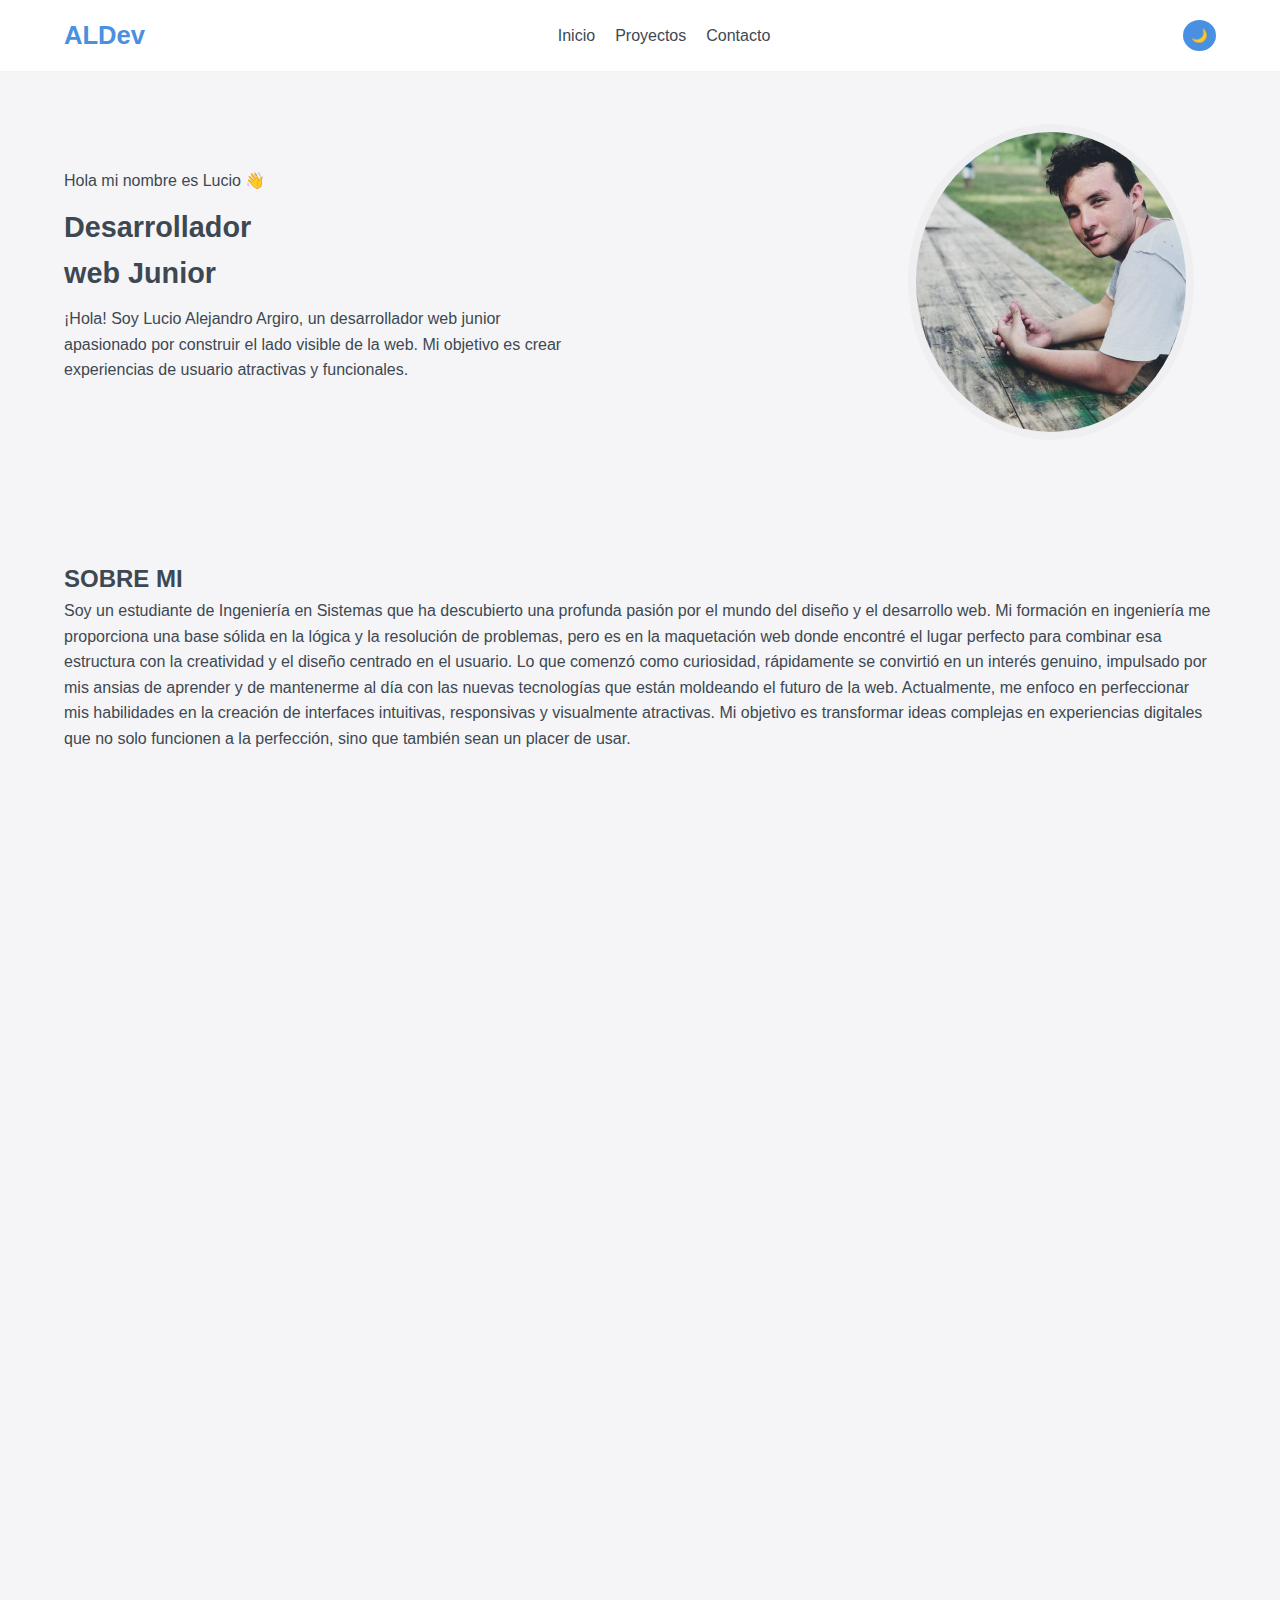
<file: index.html>
<!DOCTYPE html>
<html lang="es">
<head>
  <meta charset="UTF-8">
  <meta name="viewport" content="width=device-width, initial-scale=1.0">
  <title>ALDev.com</title>
  <link rel="stylesheet" href="https://cdn.jsdelivr.net/npm/bootstrap-icons@1.13.1/font/bootstrap-icons.min.css">
  <link rel="stylesheet" href="./css/estilo.css">
</head>
<body>
  <header>
    <div class="Encabezado">
      <h1>ALDev</h1>
    </div>
    <div class="nav-container">
      <nav>
        <a href="#">Inicio</a>
        <a href="./pages/proyectos.html">Proyectos</a>
        <a href="./pages/Contacto.html">Contacto</a>
      </nav>
    </div>
    <button id="theme-toggle">🌙</button>
  </header>
  <main>
    <section class="presentacion">
      <div class="presentacion-texto">
        <p class="pre-titulo">Hola mi nombre es Lucio 👋</p>
        <h1>Desarrollador<br>web Junior</h1>
        <p class="descripcion">
          ¡Hola! Soy Lucio Alejandro Argiro, un desarrollador web junior apasionado por construir el lado visible de la
          web. Mi objetivo es crear experiencias de usuario atractivas y funcionales.
        </p>
      </div>
      <div class="presentacion-imagen">
        <img src="./assets/img/imagenpersonal.jpg" alt="Imagen personal de Lucio Alejandro Argiro">
      </div>
    </section>
    <section class="presentacion">
      <h2>SOBRE MI</h2>
      <p class="descripcion">
        Soy un estudiante de Ingeniería en Sistemas que ha descubierto una profunda pasión por el mundo del diseño y el
        desarrollo web. Mi formación en ingeniería me proporciona una base sólida en la lógica y la resolución de
        problemas, pero es en la maquetación web donde encontré el lugar perfecto para combinar esa estructura con la
        creatividad y el diseño centrado en el usuario. Lo que comenzó como curiosidad, rápidamente se convirtió en un
        interés genuino, impulsado por mis ansias de aprender y de mantenerme al día con las nuevas tecnologías que
        están moldeando el futuro de la web. Actualmente, me enfoco en perfeccionar mis habilidades en la creación de
        interfaces intuitivas, responsivas y visualmente atractivas. Mi objetivo es transformar ideas complejas en
        experiencias digitales que no solo funcionen a la perfección, sino
        que también sean un placer de usar.
    </section>
    <section class="proyectos">
      <h2>Proyectos.</h2>
      <div class="proyectos-container">
        <div class="proyecto-item">
          <a href="https://lucioargiro.github.io/menu-digital/" target="_blank">
            <img src="./assets/img/La cava del chef/lucioargiro.github.io_menu-digital_.png"
              alt="Vista previa del Proyecto menu-digital">
          </a>
          <div class="proyecto-info">
            <h3>La cava del chef</h3>
            <p>Diseño y maquetación de un menú digital para un restaurante de alta cocina, enfocado en una presentación
              visual elegante y una navegación intuitiva, utilizando únicamente HTML y CSS para demostrar una sólida
              habilidad en la construcción de interfaces desde cero.</p>
          </div>
        </div>
        <div class="proyecto-item">
          <a href="https://lucioargiro.github.io/tp3-flexbox-clon/" target="_blank">
            <img src="./assets/img/EasyWeb/lucioargiro.github.io_tp3-flexbox-clon 1_.png" alt="Easyweb">
          </a>
          <div class="proyecto-info">
            <h3>EasyWeb</h3>
            <p>Ejercicio de maquetación avanzada para replicar el diseño de una agencia web, demostrando un uso
              intensivo de CSS Flexbox para crear layouts complejos y responsivos de manera precisa, con un fuerte
              enfoque en la fidelidad visual al diseño original.</p>
          </div>
        </div>
        <div class="proyecto-item">
          <a href="https://lucioargiro.github.io/POKEDEX/" target="_blank"><img src="./assets/img/POKEDEX/Poxedex.jpg"
              alt="POKEDEX"></a>
          <div class="proyecto-info">
            <h3>Pokedex</h3>
            <p>Aplicación web interactiva que consume la PokeAPI para mostrar y filtrar datos de Pokémon en tiempo real.
              Este proyecto demuestra el manejo de JavaScript asíncrono, la manipulación del DOM y la implementación de
              lógica de búsqueda del lado del cliente.</p>
          </div>
        </div>
      </div>
    </section>
    <section class="experiencia">
      <h2>Experiencia</h2>
      <div class="experiencia-container">
        <div class="experiencia-tabs">
          <ul>
            <li><button class="tab-btn active" data-target="navatuc">Navatuc</button></li>
            <li><button class="tab-btn" data-target="comercio">Comercio</button></li>
          </ul>
        </div>
        <div class="experiencia-contenido">
          <div class="content-panel active" id="navatuc">
            <h3>Jefe de Producciones en Navatuc</h3>
            <p class="fecha">27/03/2023 - 05/07/2024</p>
            <ul>
              <li>Encargado del diseño de productos y supervisión de procesos.</li>
              <li>Responsable de la contabilidad y gestión de materiales.</li>
              <li>Elaboración de documentos para la certificación de la norma ISO 9001.</li>
              <li>Elaboracion e interpretación de planos</li>
            </ul>
          </div>
          <div class="content-panel" id="comercio">
            <h3>Ayudante General en M&A</h3>
            <p class="fecha">12/02/2022 - 25/03/2023</p>
            <ul>
              <li>Asistencia en la gestión y organización del depósito.</li>
              <li>Atención directa y personalizada al cliente en el punto de venta.</li>
            </ul>
          </div>
        </div>
      </div>
    </section>
    <section class="habilidades">
      <h2>Habilidades</h2>
      <div class="habilidades-grupo">
        <h4>Técnicas</h4>
        <ul>
          <li>HTML5</li>
          <li>CSS3</li>
          <li>JavaScript</li>
          <li>Maquetación web</li>
          <li>Diseño responsivo</li>
          <li>Frameworks CSS (Bootstrap, Tailwind)</li>
          <li>Control de versiones con Git</li>
        </ul>
      </div>
      <div class="habilidades-grupo">
        <h4>Blandas (Soft Skills)</h4>
        <ul>
          <li>Trabajo en equipo</li>
          <li>Resolución de problemas</li>
          <li>Comunicación efectiva</li>
          <li>Pensamiento crítico</li>
          <li>Adaptabilidad</li>
          <li>Gestión del tiempo</li>
          <li>Atención al detalle</li>
        </ul>
      </div>
    </section>
    <section class="contacto">
      <h2>Contacto</h2>
      <p> Actualmente estoy abierto a nuevas oportunidades y colaboraciones. No dudes en enviarme un mensaje o tambien
        puedes descargar mi currículum para saber mas sobre mi</p>
      <form class="form-contacto">
        <input type="text" name="nombre" placeholder="Nombre y Apellido" required>
        <input type="email" name="email" placeholder="Correo electrónico" required>
        <textarea name="mensaje" placeholder="Escribe tu mensaje..." required></textarea>
        <button type="submit" class="btn-terciario">Enviar</button>
      </form>
      <div class="contacto-acciones">
        <a href="./assets/Argiro Lucio Alejandro.pdf" class="btn-descarga" download>Descargar Currículum</a>
      </div>
    </section>
  </main>
  <footer>
    <div class="footer-container">
      <div class="footer-section">
        <h4>Navegación</h4>
        <a href="#">Inicio</a>
        <a href="./pages/proyectos.html">Proyectos</a>
        <a href="./pages/Contacto.html">Contacto</a>
      </div>
      <div class="footer-section">
        <h4>Redes Sociales</h4>
        <ul>
          <li><a href="https://www.linkedin.com/in/lucio-alejandro-argiro-2aa049201/" target="_blank"><i
                class="bi bi-linkedin"></i>LinkedIn</a></li>
          <li><a href="https://github.com/LucioArgiro" target="_blank"><i class="bi bi-github"></i>GitHub</a></li>
          <li><a href="https://x.com/argirolucio1" target="_blank"><i class="bi bi-twitter-x"></i>Twitter/X</a></li>
          <li><a href="https://www.instagram.com/lucio_arg1/" target="_blank"><i
                class="bi bi-instagram"></i>Instagram</a></li>
          <li><a href="https://www.facebook.com/lucio.argiro?locale=es_LA" target="_blank"><i
                class="bi bi-facebook"></i>Facebook</a></li>
        </ul>
      </div>
    </div>
    <div class="footer-bottom">
      <p>&copy; 2025 Lucio Alejandro Argiro. Todos los derechos reservados.</p>
    </div>
  </footer>
  <button id="btnVolverArriba" title="Volver arriba"><i class="bi bi-arrow-up-circle"></i></button>
  <script src="./js/funcionalidad.js"></script>
</body>
</html>
</file>
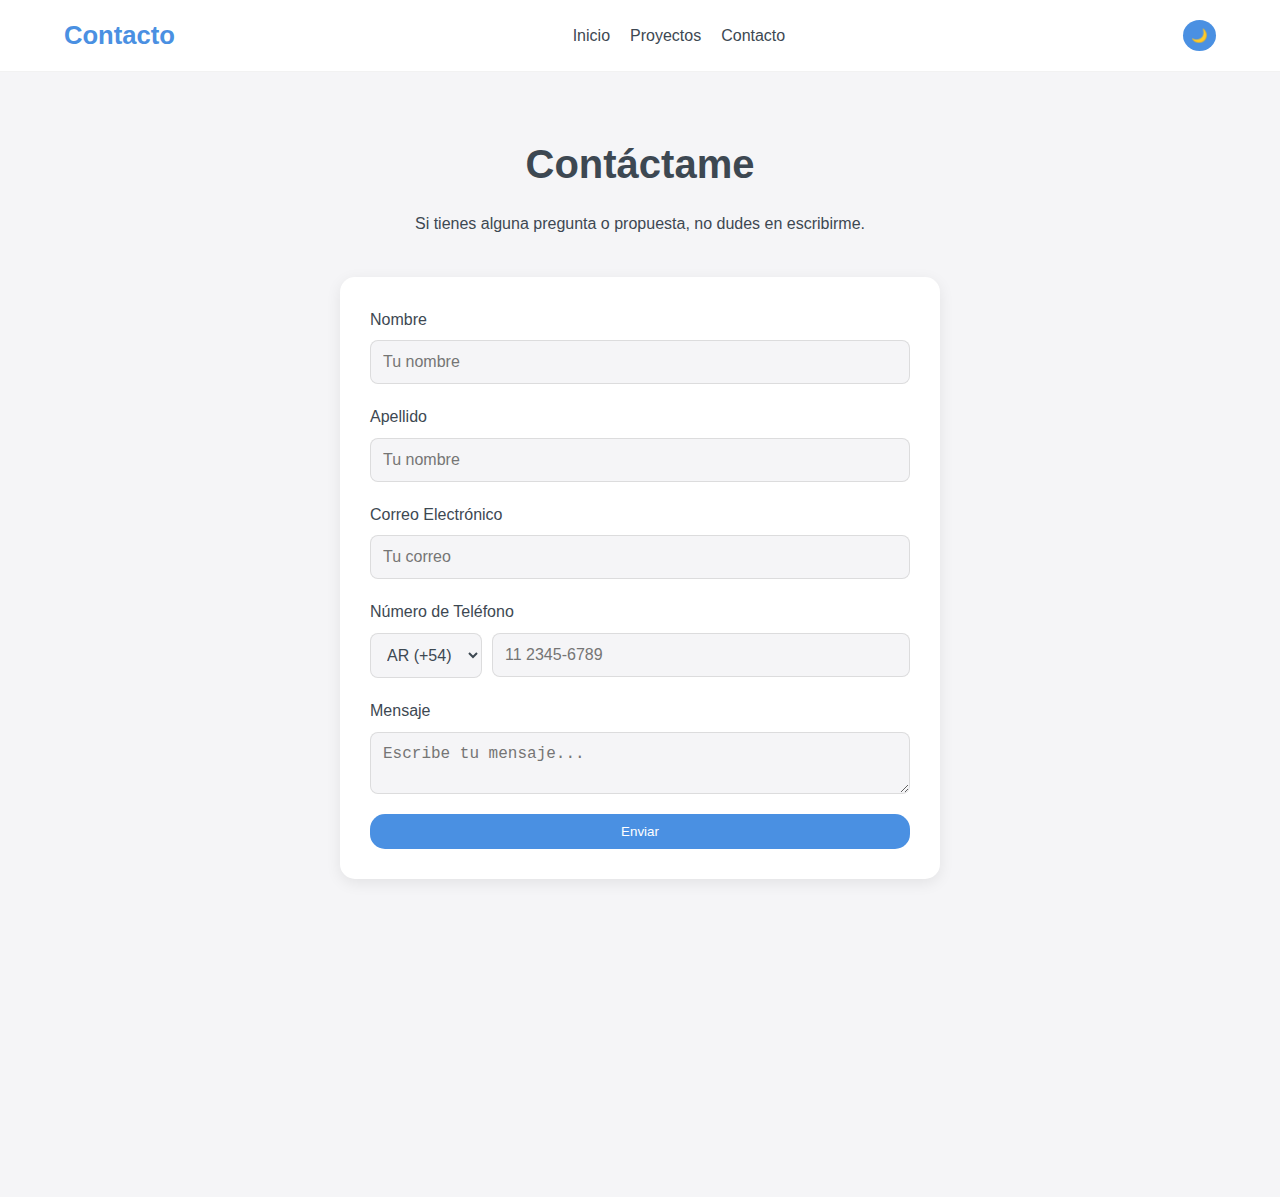
<file: pages/Contacto.html>
<!DOCTYPE html>
<html lang="es" data-theme="light">

<head>
  <meta charset="UTF-8">
  <meta name="viewport" content="width=device-width, initial-scale=1.0">
  <link rel="stylesheet" href="https://cdn.jsdelivr.net/npm/bootstrap-icons@1.13.1/font/bootstrap-icons.min.css">
  <link rel="stylesheet" href="../css/internas.css">
  <title>Contacto</title>
</head>

<body>
  <header>
    <div class="Encabezado">
      <h1>Contacto</h1>
    </div>
    <div class="nav-container">
      <nav>
        <a href="../index.html">Inicio</a>
        <a href="../pages/proyectos.html">Proyectos</a>
        <a href="../pages/Contacto.html">Contacto</a>
      </nav>
    </div>
    <button id="theme-toggle">🌙</button>
  </header>
  <main>
    <section class="contacto">
      <h2>Contáctame</h2>
      <p>Si tienes alguna pregunta o propuesta, no dudes en escribirme.</p>

      <form class="form-contacto">
        <div class="form-grupo">
          <label>Nombre</label>
          <input type="text" placeholder="Tu nombre" required>
        </div>
        <div class="form-grupo">
          <label>Apellido</label>
          <input type="text" placeholder="Tu nombre" required>
        </div>
        <div class="form-grupo">
          <label>Correo Electrónico</label>
          <input type="email" placeholder="Tu correo" required>
        </div>
        <div class="form-grupo">
          <label>Número de Teléfono</label>
          <div class="telefono-container">
            <select>
              <option value="+54">AR (+54)</option>
              <option value="+55">BR (+55)</option>
              <option value="+56">CH (+56)</option>
            </select>
            <input placeholder="11 2345-6789" required>
          </div>
        </div>
        <div class="form-grupo">
          <label>Mensaje</label>
          <textarea placeholder="Escribe tu mensaje..." required></textarea>
        </div>
        <button type="submit" class="btn-principal">Enviar</button>
      </form>
    </section>
  </main>
  <footer>
    <div class="footer-container">
      <div class="footer-section">
        <h4>Navegación</h4>
        <a href="../index.html">Inicio</a>
        <a href="../pages/proyectos.html">Proyectos</a>
        <a href="../pages/Contacto.html">Contacto</a>
      </div>
      <div class="footer-section">
        <h4>Redes Sociales</h4>
        <ul>
          <li><a href="https://www.linkedin.com/in/lucio-alejandro-argiro-2aa049201/" target="_blank"><i
                class="bi bi-linkedin"></i>LinkedIn</a></li>
          <li><a href="https://github.com/LucioArgiro" target="_blank"><i class="bi bi-github"></i>GitHub</a></li>
          <li><a href="https://x.com/argirolucio1" target="_blank"><i class="bi bi-twitter-x"></i>Twitter/X</a></li>
          <li><a href="https://www.instagram.com/lucio_arg1/" target="_blank"><i
                class="bi bi-instagram"></i>Instagram</a></li>
          <li><a href="https://www.facebook.com/lucio.argiro?locale=es_LA" target="_blank"><i
                class="bi bi-facebook"></i>Facebook</a></li>
        </ul>
      </div>
    </div>
    <div class="footer-bottom">
      <p>&copy; 2025 Lucio Alejandro Argiro. Todos los derechos reservados.</p>
    </div>
  </footer>
  <button id="btnVolverArriba" title="Volver arriba"><i class="bi bi-arrow-up-circle"></i></button>
  <script src="../js/funcionalidad.js" defer></script>
</body>

</html>
</file>
<file: css/estilo.css>
:root {

  --color-bg: #f5f5f7;     
  --color-text: #3D4852;      
  --color-accent: #4A90E2;      
  --color-card: #ffffff;      
}

[data-theme="dark"] {

  --color-bg: #1A202C;     
  --color-text: #E2E8F0;     
  --color-accent: #4A90E2;      
  --color-card: #2D3748;      
}

* {
  margin: 0;
  padding: 0;
  box-sizing: border-box;
}

body {
  font-family: "Poppins", sans-serif;
  background-color: var(--color-bg);
  color: var(--color-text);
  line-height: 1.6;
  transition: background 0.3s, color 0.3s;
}

/* ----------- HEADER ----------- */
header {
  background: var(--color-card);
  padding: 15px 5%;
  display: flex;
  align-items: center;
  justify-content: space-between;
  flex-wrap: wrap;
  border-bottom: 1px solid rgba(0,0,0,0.05);
}

.Encabezado h1 {
  font-size: 1.6rem;
  color: var(--color-accent);
}

.nav-container nav {
  display: flex;
  gap: 20px;
}

.nav-container a {
  text-decoration: none;
  color: var(--color-text);
  font-weight: 500;
  position: relative;
}

.nav-container a::after {
  content: "";
  position: absolute;
  width: 0;
  height: 2px;
  bottom: -4px;
  left: 0;
  background: var(--color-accent);
  transition: width 0.3s;
}

.nav-container a:hover::after {
  width: 100%;
}

header button {
  background: var(--color-accent);
  border: none;
  padding: 8px;
  border-radius: 50%;
  color: white;
  cursor: pointer;
  transition: transform 0.2s;
}

header button:hover {
  transform: scale(1.1);
}
/* ----------- PRESENTACIÓN ----------- */
.presentacion {
  display: flex;
  justify-content: space-between;
  align-items: center;
  padding: 60px 5%;
  flex-wrap: wrap;
}

.presentacion-texto {
  flex: 1;
  min-width: 280px;
}

.presentacion-texto h1 {
  font-size: 2.5rem;
  margin: 10px 0;
}

.presentacion-texto .descripcion {
  max-width: 500px;
  margin-bottom: 20px;
}
.btn-principal,
.btn-secundario {
  padding: 10px 20px;
  border-radius: 30px;
  font-weight: bold;
  text-decoration: none;
  transition: background 0.3s, transform 0.2s;
}

.btn-principal {
  background: var(--color-accent);
  color: white;
}

.btn-secundario {
  background: transparent;
  border: 2px solid var(--color-accent);
  color: var(--color-accent);
}

.btn-principal:hover {
  background: #217dbb;
  transform: scale(1.05);
}

.btn-secundario:hover {
  background: var(--color-accent);
  color: white;
  transform: scale(1.05);
}

.presentacion-imagen img {
  width: 300px;
  height: 300px;
  object-fit: cover;
  border-radius: 50%;  
  background-color: white; 
  box-shadow: 0 0 0 8px rgba(71, 76, 79, 0.03); 
  transition: transform 0.3s ease, box-shadow 0.3s ease;
}

.presentacion-imagen img:hover {
  transform: scale(1.05);
  box-shadow: 0 0 0 12px #217dbb; 
}

/* PROYECTOS */
.proyectos {
    padding: 80px 5%;
    background-color: var(--color-bg);
}

.proyectos h2 {
    font-size: 2.8rem;
    font-weight: 700;
    color: var(--color-text);
    margin-bottom: 60px;
}

.proyectos-container {
    display: grid;
    grid-template-columns: repeat(auto-fit, minmax(320px, 1fr));
    gap: 60px 40px; 
}

.proyecto-item {
    display: flex;
    flex-direction: column;
    gap: 20px; 
}

.proyecto-item img {
    width: 100%;
    border-radius: 18px;
    aspect-ratio: 4/3;
    object-fit:scale-down;
    transition: transform 0.3s ease, box-shadow 0.3s ease;
}

.proyecto-item a:hover img {
    transform: scale(1.03); 
    box-shadow: 0 10px 30px -10px rgba(0,0,0,0.2);
}

.proyecto-info {
    padding: 0 10px; 
}

.proyecto-info h3 {
    display: flex;
    align-items: center;
    gap: 10px;
    font-size: 1.5rem;
    font-weight: 600;
    color: var(--color-text);
    margin: 0 0 8px 0;
}

.proyecto-info p {
    font-size: 1rem;
    line-height: 1.6;
    color: var(--color-text);
    opacity: 0.8;
}

/* ----------- EXPERIENCIA ----------- */
.experiencia {
  padding: 50px 5%;
}

.experiencia-tabs ul {
  display: flex;
  gap: 10px;
  flex-wrap: wrap;
  list-style: none;
}

.tab-btn {
  background-color: var(--color-accent);
  border: none;
  padding: 10px 15px;
  border-radius: 20px;
  color: white;
  cursor: pointer;
  transition: background 0.3s;
}

.tab-btn:hover {
  background: #217dbb;
}

.tab-btn.active {
  background: #1f6fa3;
}

.experiencia-contenido {
  margin-top: 20px;
}

.content-panel {
  display: none;
}

.content-panel.active {
  display: block;
  background: var(--color-card);
  padding: 20px;
  border-radius: 10px;
}

/* ----------- HABILIDADES ----------- */

.habilidades {
    padding: 50px 5%;
    background-color: var(--color-bg); 
}

.habilidades h2 {
    text-align: center;
    margin-bottom: 40px;
    font-size: 2.5rem;
    color: var(--color-text);
}

.habilidades-grupo {
    margin-bottom: 50px;
}

.habilidades-grupo h4 {
    font-size: 1.2rem;
    color: var(--color-accent);
    margin-bottom: 15px;
    border-bottom: 2px solid var(--color-accent);
    padding-bottom: 5px;
    display: inline-block;
}

.habilidades-grupo ul {
    list-style: none; 
    padding: 0;
    margin: 0;
    display: flex; 
    flex-wrap: wrap; 
    gap: 20px;

}

.habilidades-grupo li {
    background-color: var(--color-card);
    color: var(--color-text);
    padding: 10px 20px;
    border-radius: 20px;
    font-weight: 500;
    font-size: 0.9rem;
    border: 1px solid rgba(0,0,0,0.05);
    box-shadow: 0 2px 5px rgba(0,0,0,0.05);
    transition: transform 0.2s, box-shadow 0.2s;
}

.habilidades-grupo li:hover {
    transform: translateY(-3px);
    box-shadow: 0 4px 10px rgba(0,0,0,0.1);
    color: var(--color-accent);
}

/* ----------- CONTACTO ----------- */
.contacto {
  padding: 30px 5%;
  background-color: var(--color-bg);
  display: flex;
  flex-direction: column;
 
}
.btn-descarga {
    display: inline-block;
    margin: 25px 0;
    padding: 12px 25px;
    background-color: var(--color-accent);
    color: #fff;
    font-weight: 600;
    text-decoration: none; 
    border-radius: 5px;
    text-align: center;
    transition: background-color 0.3s, transform 0.2s;
    border: 2px solid transparent;
}

.btn-descarga:hover {
    background-color: #2980b9; 
    transform: translateY(-2px); 
}

.form-contacto {
  max-width: 350px;
  margin-top: 20px;
  display: flex;
  flex-direction: column;
  gap: 5px;
}
.form-contacto ::placeholder {
  color: var(--color-text);
}
.form-contacto input,
.form-contacto textarea  {
  background-color: var(--color-card);
  color: var(--color-text) ;
  padding: 8px;
  border: 1px solid #ccc;
  border-radius: 6px;
  font-size: 0.9rem;
}

.btn-terciario {
  padding: 8px;
  border: none;
  background-color: var(--color-accent);
  color: white;
  font-size: 0.9rem;
  border-radius: 6px;
  cursor: pointer;
}

.btn-terciario:hover {
  background-color: #555;
}

/*BOTÓN VOLVER ARRIBA*/
#btnVolverArriba {
  display: none;
  position: fixed; 
  bottom: 20px; 
  right: 30px;
  outline: none; 
  background-color: #1f6fa3; 
  color: white; 
  cursor: pointer;
  padding: 15px; 
  border-radius: 50px; 
  font-size: 18px; 
  transition: opacity 0.3s; 
  opacity: 0; 
}

#btnVolverArriba.visible {
  display: block; 
  opacity: 1; 
}

#btnVolverArriba:hover {
  background-color: #333;
}

/*FOOTER */
footer {
  background: var(--color-card);
  text-align: center;
  padding: 15px;
  font-size: 0.85rem;
  border-top: 1px solid rgba(0,0,0,0.05);
}

.footer-container {
  background: var(--color-card);
  width: 100%;
  display: flex;
  flex-wrap: wrap;
}

.footer-section {
  flex: 1;
  margin: 10px;
}
.footer-section h4 {
  margin-bottom: 10px;

}
.footer-section a {
  display: block;
  color: var(--color-text);
  text-decoration: none;
  margin: 5px 0;
}
.footer-section a:hover {
  color: var(--color-accent);
}

.footer-section li {
  list-style: none;
  margin: 5px 0;
}

.footer-bottom {
  text-align: center;
  padding: 10px 0;
  font-size: 0.8rem;
  color: #666;
}

/* DISEÑO RESPONSIVO*/

@media (min-width: 1200px) {
  .presentacion-texto h1 {
    font-size: 3rem;
  }
}
@media (max-width: 1024px) {
  header {
    flex-wrap: wrap;
    padding: 15px 3%;
  }

  .nav-container nav {
    flex-wrap: wrap;
    gap: 15px;
  }

  .presentacion {
    flex-wrap: wrap;
    gap: 20px;
  }

  .presentacion-imagen img {
    width: 250px;
    height: 250px;
  }

  .habilidades-grupo ul {
    gap: 15px;
  }

  .footer-container {
    flex-direction: column;
    align-items: center;
    text-align: center;
  }
}

@media (max-width: 768px) 
{
 
  .presentacion {
    flex-direction: column-reverse;
    text-align: center;
    padding: 40px 5%;
  }

  .presentacion-imagen img {
    max-width: 70%;
    height: auto;
  }

  .botones {
    justify-content: center;
    flex-wrap: wrap;
  }

  .habilidades-grupo ul {
    justify-content: center;
  }

  .footer-section {
    margin: 15px 0;
  }
}

@media (max-width: 480px) 
{
  header 
  {
    flex-direction: column;
    gap: 15px;
    text-align: center;
  }

  .nav-container nav 
  {
    flex-wrap: wrap;
    justify-content: center;
    gap: 10px;
  }

  .card 
  {
    flex-direction: column;
    text-align: center;
    padding: 15px;
  }
    .card:nth-child(even) 
    {
    flex-direction: column;
  }
  .card img 
  {
    max-width: 100%;
  }

  .card-content 
  {
    padding: 10px 0;
  }

  .form-contacto 
  {
    width: 100%;
    padding: 20px;
  }

  .footer-container 
  {
    flex-direction: column;
    text-align: center;
  }
}
  .presentacion-texto h1 
  {
    font-size: 1.8rem;
  }

  .presentacion-imagen img 
  {
    max-width: 90%;
  }

  .habilidades h2 
  {
    font-size: 2rem;
  }

  .habilidades-grupo h4 
  {
    font-size: 1rem;
  }

  .btn-principal,
  .btn-secundario,
  .btn-descarga {
    width: 100%;
    text-align: center;
  }
</file>
<file: css/internas.css>
:root 
{

  --color-bg: #f5f5f7;     
  --color-text: #3D4852;      
  --color-accent: #4A90E2;      
  --color-card: #ffffff;      
}

[data-theme="dark"] 
{
  --color-bg: #1A202C;     
  --color-text: #E2E8F0;     
  --color-accent: #4A90E2;      
  --color-card: #2D3748;      
}

*
{
  margin: 0;
  padding: 0;
  box-sizing: border-box;
}

body 
{
  font-family: "Poppins", sans-serif;
  background-color: var(--color-bg);
  color: var(--color-text);
  line-height: 1.6;
  transition: background 0.3s, color 0.3s;
}

/* HEADER */
header 
{
  background: var(--color-card);
  padding: 15px 5%;
  display: flex;
  align-items: center;
  justify-content: space-between;
  flex-wrap: wrap;
  border-bottom: 1px solid rgba(0,0,0,0.05);
}

.Encabezado h1 
{
  font-size: 1.6rem;
  color: var(--color-accent);
}

.nav-container nav 
{
  display: flex;
  gap: 20px;
}

.nav-container a 
{
  text-decoration: none;
  color: var(--color-text);
  font-weight: 500;
  position: relative;
}

.nav-container a::after 
{
  content: "";
  position: absolute;
  width: 0;
  height: 2px;
  bottom: -4px;
  left: 0;
  background: var(--color-accent);
  transition: width 0.3s;
}

.nav-container a:hover::after
{
  width: 100%;
}

header button 
{
  background: var(--color-accent);
  border: none;
  padding: 8px;
  border-radius: 50%;
  color: white;
  cursor: pointer;
  transition: transform 0.2s;
}

header button:hover 
{
  transform: scale(1.1);
}

/*PROYECTOS*/
.proyectos {
    padding: 60px 5%;
    background: var(--color-bg);
}

.proyectos h2 
{
    text-align: center;
    margin-bottom: 50px;
    font-size: 2.5rem;
    color: var(--color-text);
}

.proyectos-container 
{
    display: flex;
    flex-direction: column;
    gap: 40px;
}

.card 
{
    background: var(--color-card);
    border-radius: 15px;
    box-shadow: 0 4px 15px rgba(0,0,0,0.08);
    transition: transform 0.3s, box-shadow 0.3s;
    display: flex;
    flex-direction: row;
    align-items: center;
    gap: 20px;
    padding: 20px;
}

.card:hover 
{
    transform: translateY(-10px);
    box-shadow: 0 8px 25px rgba(0,0,0,0.15);
}

.card:nth-child(even) 
{
    flex-direction: row-reverse;
}

.card img 
{

    max-width: 40%;
    border-radius: 10px;
    object-fit: cover;
    
}
.card-content 
{
    display: flex;
    flex-direction: column;
    padding: 0 10px;
}

.card-content h3 
{
    margin: 0 0 10px 0;
    color: var(--color-text);
}

.card-content p 
{
    margin: 0 0 20px 0;
    font-size: 0.95rem;
    flex-grow: 1;
    color: var(--color-text);
}


.tecnologias 
{
    list-style: none;
    padding: 0;
    margin: 0 0 20px 0;
    display: flex;
    flex-wrap: wrap;
    gap: 8px;
}

.tecnologias li 
{
    background-color: var(--color-accent);
    color: white;
    padding: 4px 12px;
    border-radius: 15px;
    font-size: 0.75rem;
    font-weight: 500;
}

.card-links 
{
    display: flex;
    gap: 15px;
    margin-top: auto;
}

.btn-principal 
{
    background: var(--color-accent);
    color: white;
    padding: 10px 14px;
    border-radius: 15px;
    text-decoration: none;
    font-weight: 300;
    transition: background 0.3s, transform 0.2s;
}

.btn-principal:hover 
{
    transform: translateY(-2px);
}

/* CONTACTO */
.contacto 
{
  padding: 60px 5%;
  background-color: var(--color-bg);
  text-align: center;
}

.contacto h2 
{
  font-size: 2.5rem;
  margin-bottom: 15px;
  color: var(--color-text);
}

.contacto p 
{
  max-width: 600px;
  margin: 0 auto 40px auto;
  color: var(--color-text);
}

.form-contacto 
{
  max-width: 600px;
  margin: 0 auto;
  background: var(--color-card);
  padding: 30px;
  border-radius: 15px;
  box-shadow: 0 4px 15px rgba(0,0,0,0.08);
  display: flex;
  flex-direction: column;
  gap: 20px;
}

.form-grupo 
{
  display: flex;
  flex-direction: column;
  text-align: left;
}

.form-grupo label 
{
  font-weight: 500;
  margin-bottom: 8px;
  color: var(--color-text);
}

.form-grupo input, .form-grupo textarea 
{
  padding: 12px;
  border: 1px solid rgba(0,0,0,0.1);
  border-radius: 8px;
  font-size: 1rem;
  background-color: var(--color-bg);
  color: var(--color-text);
  transition: border 0.3s, background 0.3s;
}


.btn-principal 
{
  border: none;
  cursor: pointer;
}

.telefono-container 
{
  display: flex;
  gap: 10px;
  align-items: center;
}
.telefono-container select 
{
  padding: 12px;
  border: 1px solid rgba(0,0,0,0.1);
  border-radius: 8px;
  font-size: 1rem;
  background-color: var(--color-bg);
  color: var(--color-text);
  transition: border 0.3s, background 0.3s;
}

.telefono-container input 
{
  width: 100%;
  padding: 12px;
  border: 1px solid rgba(0,0,0,0.1);
  border-radius: 8px;
  font-size: 1rem;
  background-color: var(--color-bg);
  color: var(--color-text);
  transition: border 0.3s, background 0.3s;
}

/* FOOTER */
footer {
  background: var(--color-card);
  text-align: center;
  font-size: 0.85rem;
  border-top: 1px solid rgba(0,0,0,0.05);
}

.footer-container 
{
  background: var(--color-card);
  width: 100%;
  display: flex;
  flex-wrap: wrap;
}

.footer-section 
{
  flex: 1;
  margin: 10px;
}
.footer-section li 
{
  list-style: none;
  margin: 5px 0;
}
.footer-section h4 
{
  margin-bottom: 10px;

}
.footer-section a 
{
  display: block;
  color: var(--color-text);
  text-decoration: none;
  margin: 5px 0;
}

.footer-section a:hover 
{
  color: var(--color-accent);
}

.footer-bottom 
{
  text-align: center;
  padding: 10px 0;
  font-size: 0.8rem;
  color: #666;
}

#btnVolverArriba 
{
  display: none;
  position: fixed; 
  bottom: 20px; 
  right: 30px; 
  outline: none; 
  background-color: #1f6fa3; 
  color: white; 
  cursor: pointer;
  padding: 15px; 
  border-radius: 50px; 
  font-size: 18px; 
  transition: opacity 0.3s; 
  opacity: 0; 
}

#btnVolverArriba.visible
{
  display: block; 
  opacity: 1; 
}

#btnVolverArriba:hover 
{
  background-color: #333;
}

/* DISEÑO RESPONSIVO */
@media (max-width: 1024px) {
  .card img {
    max-width: 50%;
  }
  .proyectos {
    padding: 40px 5%;
  }
}
@media (max-width: 992px) {
  header {
    flex-direction: column;
    align-items: center;
  }

  .nav-container nav {
    flex-direction: column;
    align-items: center;
    gap: 10px;
  }

  .card {
    flex-direction: column;
    text-align: center;
    padding: 15px;
  }

  .card img {
    max-width: 100%;
  }

  .card-content {
    padding: 10px 0;
  }
}


@media (max-width: 768px) {
  header {
    flex-direction: column;
    gap: 15px;
    text-align: center;
  }

  .nav-container nav {
    flex-wrap: wrap;
    justify-content: center;
    gap: 10px;
  }

  .card {
    flex-direction: column;
    text-align: center;
    padding: 15px;
  }
    .card:nth-child(even) {
    flex-direction: column;
  }
  .card img {
    max-width: 100%;
  }

  .card-content {
    padding: 10px 0;
  }

  .form-contacto {
    width: 100%;
    padding: 20px;
  }

  .footer-container {
    flex-direction: column;
    text-align: center;
  }
}

@media (max-width: 480px) {
  .proyectos {
    padding: 30px 5%;
  }

  .proyectos h2 {
    font-size: 1.8rem;
  }

  .Encabezado h1 {
    font-size: 1.2rem;
  }

  .btn-principal {
    padding: 7px 10px;
    font-size: 0.85rem;
  }

  .tecnologias li {
    font-size: 0.7rem;
    padding: 3px 6px;
  }

  .form-contacto {
    padding: 15px;
    border-radius: 10px;
  }

  .form-grupo input,
  .form-grupo textarea,
  .telefono-container input {
    font-size: 0.9rem;
    width: 100%;
  }
}
</file>
